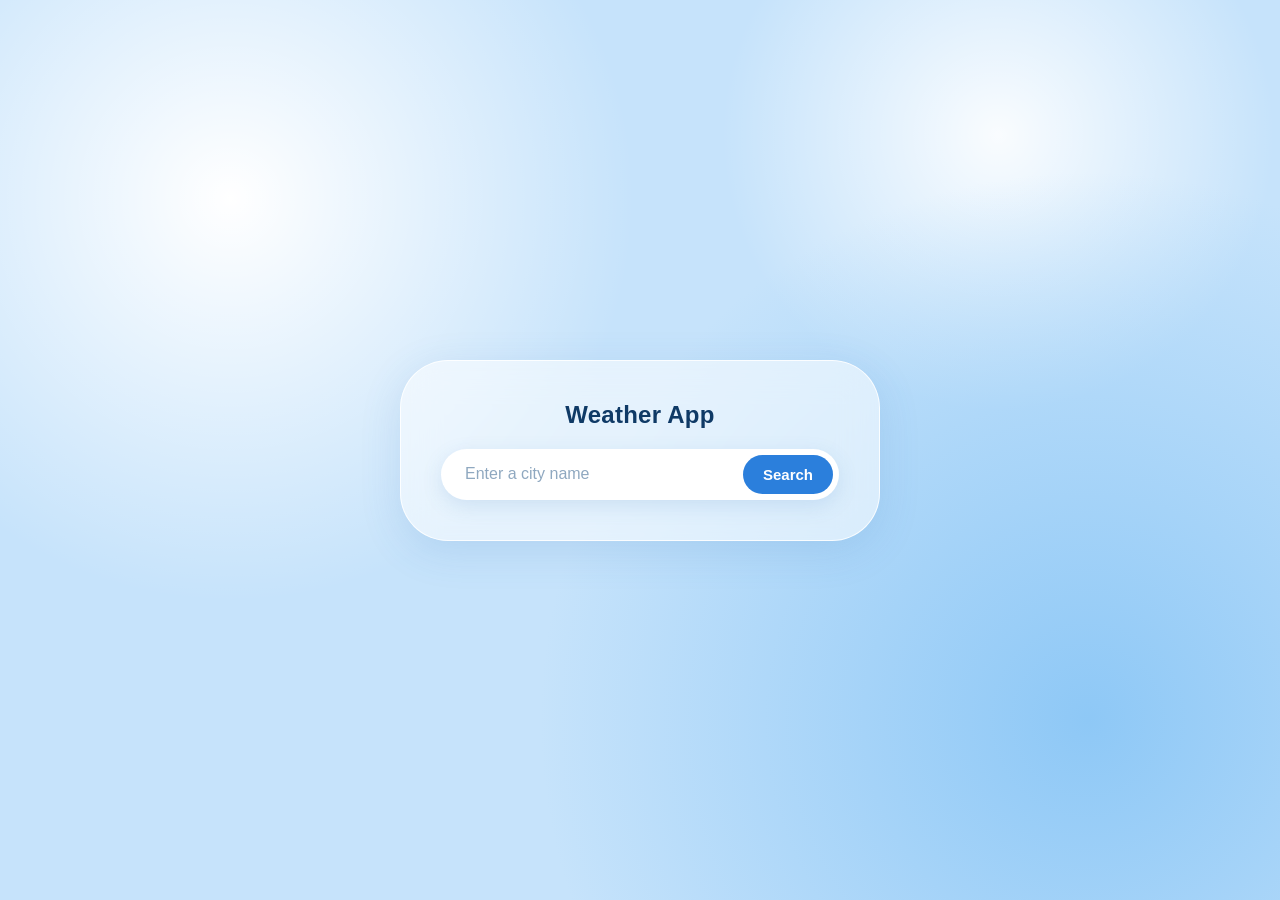
<file: index.html>
<!DOCTYPE html>
<html lang="en">
<head>
  <meta charset="UTF-8">
  <meta name="viewport" content="width=device-width, initial-scale=1.0">
  <title>Weather App</title>
  <link rel="stylesheet" href="style.css">
</head>
<body>
  <main class="card">
    <h1>Weather App</h1>
    <form class="search" id="search-form">
      <input type="text" id="city-input" placeholder="Enter a city name" aria-label="City name" autocomplete="off">
      <button type="submit">Search</button>
    </form>
    <p class="message" id="message" hidden></p>
    <div class="result" id="result" hidden>
      <div class="place">
        <h2 id="place"></h2>
        <p class="time" id="time"></p>
      </div>
      <div class="main">
        <img class="icon" id="icon" alt="">
        <div class="temp" id="temp"></div>
        <p class="desc" id="desc"></p>
      </div>
      <ul class="details">
        <li><span>Feels like</span><b id="feels"></b></li>
        <li><span>Humidity</span><b id="humidity"></b></li>
        <li><span>Wind</span><b id="wind"></b></li>
      </ul>
    </div>
  </main>
  <script src="script.js"></script>
</body>
</html>
</file>
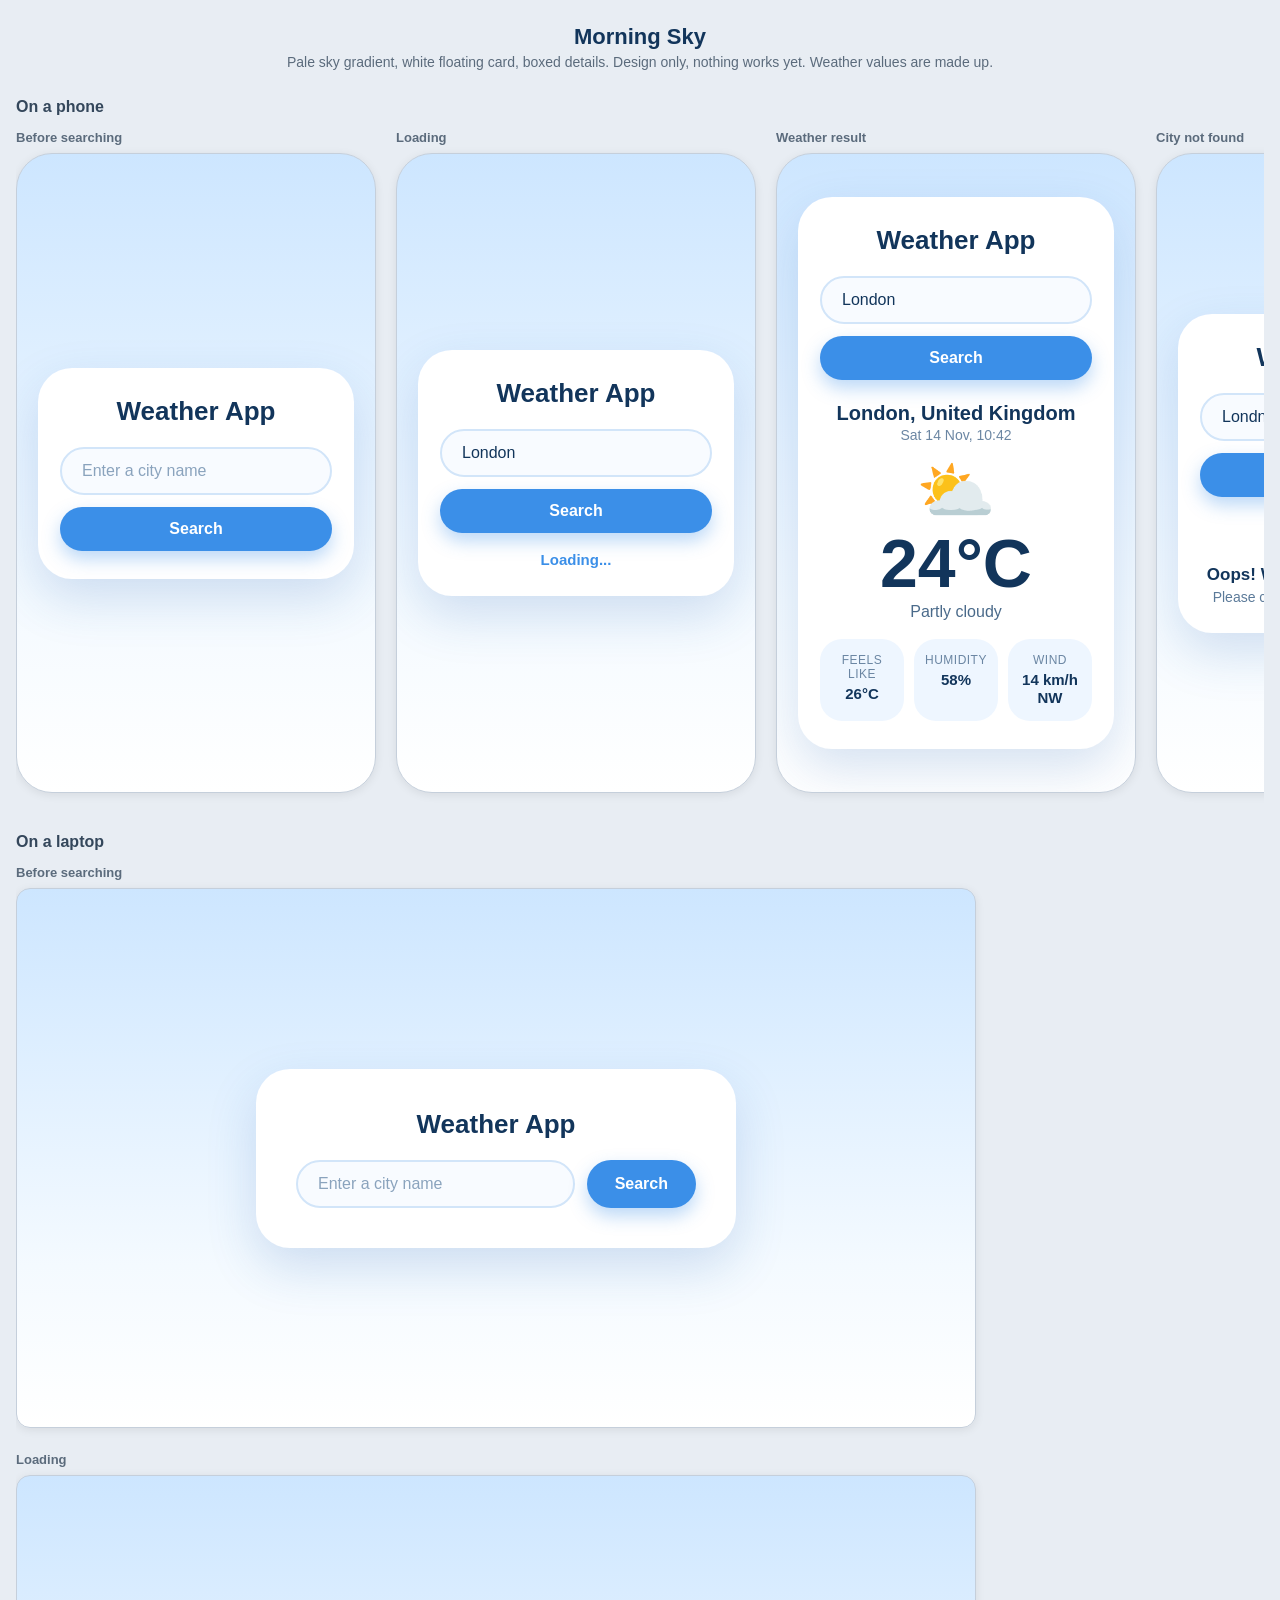
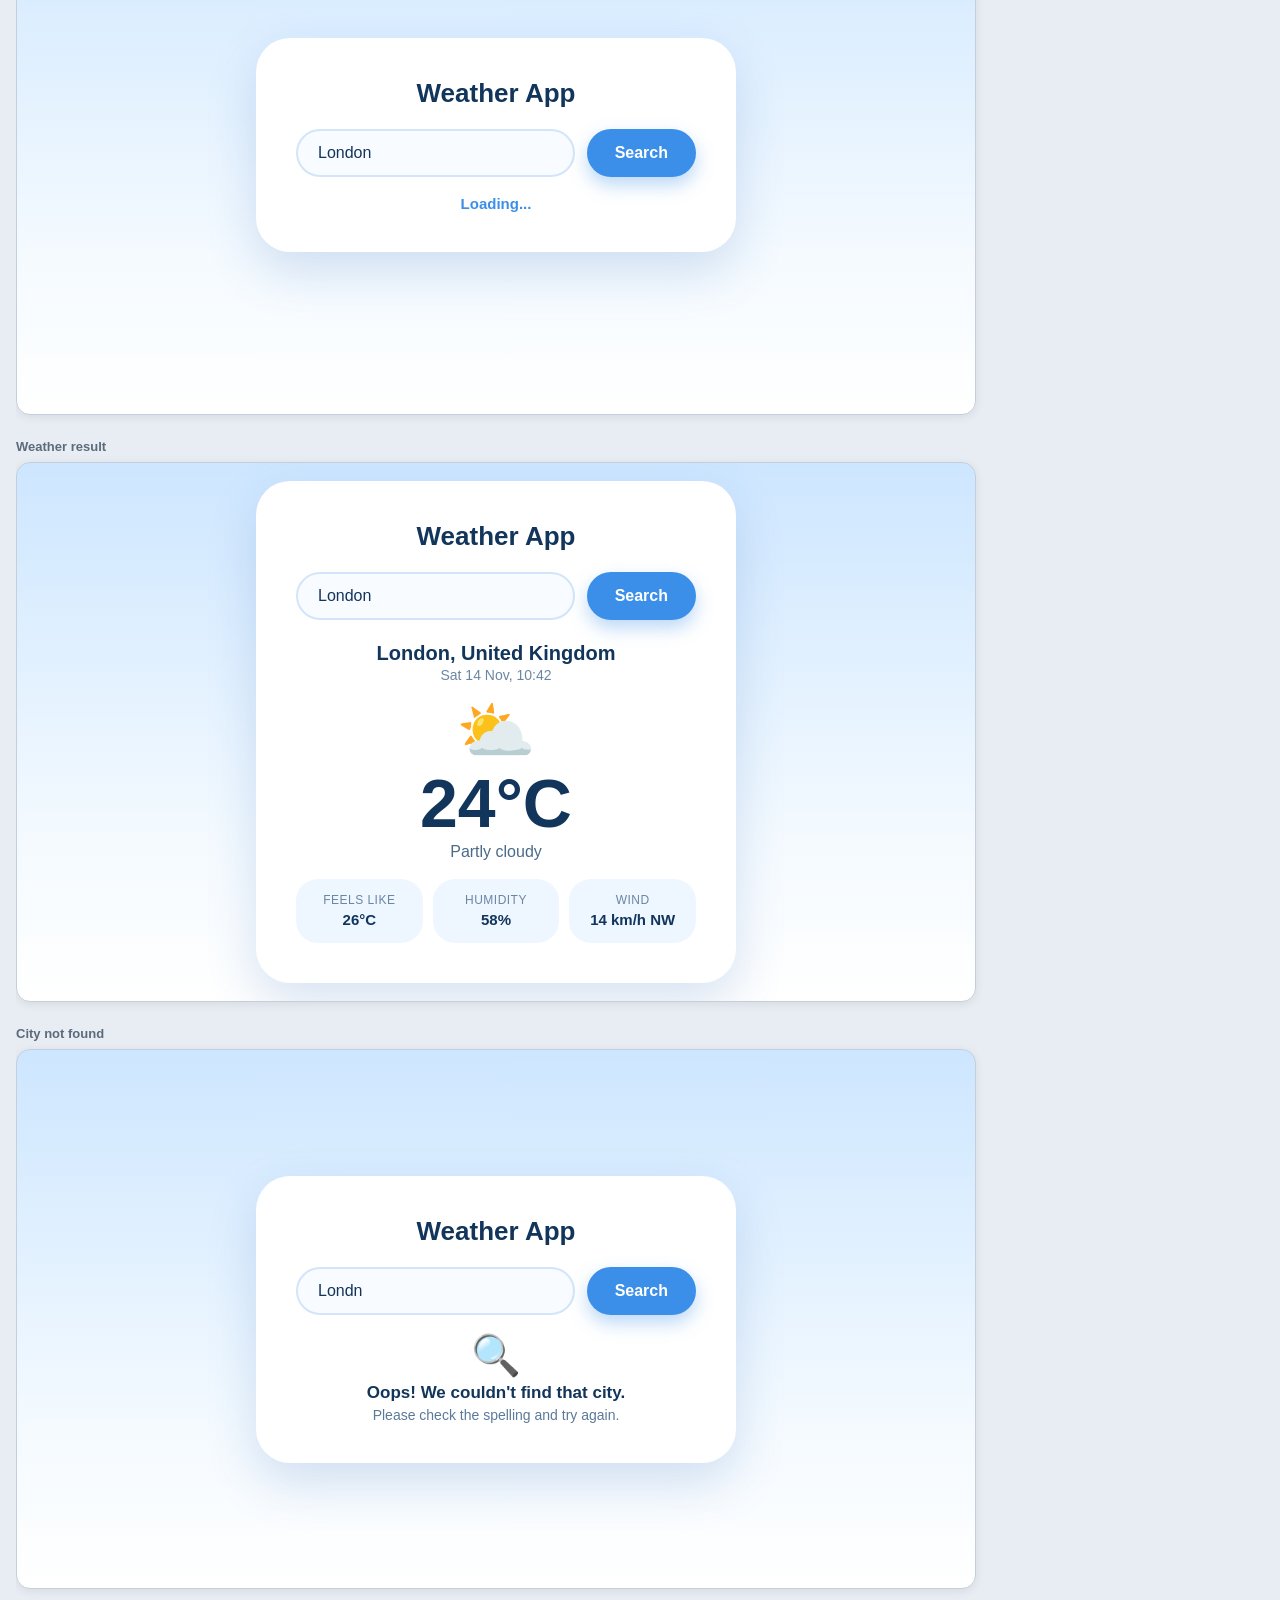
<file: mockups/1-morning-sky.html>
<!DOCTYPE html>
<html lang="en">
<head>
<meta charset="UTF-8">
<meta name="viewport" content="width=device-width, initial-scale=1.0">
<title>Mockup: Morning Sky</title>
<style>
*{box-sizing:border-box;margin:0;padding:0}
body{font-family:"Helvetica Neue",Arial,system-ui,sans-serif;background:#e8edf3;color:#1d2b3a;padding:24px 16px 48px}
.page-title{text-align:center;font-size:22px;margin-bottom:4px}
.page-note{text-align:center;color:#5b6b7c;font-size:14px;margin-bottom:28px}
h3.group{font-size:16px;margin:28px 0 14px;color:#34475b}
.scroll{overflow-x:auto;padding-bottom:12px}
.row{display:flex;gap:20px;align-items:flex-start;width:max-content}
.stack{display:flex;flex-direction:column;gap:24px;width:max-content}
.item .label{font-size:13px;font-weight:700;color:#5b6b7c;margin-bottom:8px}
.frame{position:relative;display:flex;align-items:center;justify-content:center;overflow:hidden;border:1px solid #c5cfdb;box-shadow:0 2px 10px rgba(0,0,0,.08)}
.phone{width:360px;height:640px;border-radius:36px}
.laptop{width:960px;height:540px;border-radius:14px}
input,button{font:inherit}
input{outline:none}
button{cursor:default}
.card{position:relative;width:100%}
.phone .card{width:316px;padding:28px 22px}
.laptop .card{width:480px;padding:40px 40px}
.icon{display:block;line-height:1}
.loading{margin-top:18px;font-size:15px}
.nf{margin-top:20px}
.nf .icon{font-size:40px;margin-bottom:8px}
.nf p{font-size:17px;font-weight:600}
.nf small{display:block;margin-top:4px;font-size:14px}
.result{margin-top:22px}
.place h2{font-size:20px;font-weight:700}
.time{font-size:14px;margin-top:2px}
.temp{font-weight:700;line-height:1}
.desc{font-size:16px}
.details{list-style:none}
.details li span{display:block;font-size:12px;letter-spacing:.04em;text-transform:uppercase}
.details li b{font-size:17px}

.screen{background:linear-gradient(180deg,#cde6ff 0%,#f4faff 70%,#fff 100%)}
.card{background:#fff;border-radius:34px;box-shadow:0 20px 50px rgba(40,100,180,.18);text-align:center}
h1{font-size:26px;color:#12355b;font-weight:700;margin-bottom:20px}
.search{display:flex;flex-direction:column;gap:12px}
.laptop .search{flex-direction:row}
.search input{flex:1;min-width:0;border:2px solid #d2e5f9;border-radius:999px;padding:13px 20px;font-size:16px;color:#12355b;background:#f8fbff}
.search input::placeholder{color:#8aa3bd}
.search button{border:0;border-radius:999px;padding:13px 28px;font-size:16px;font-weight:700;color:#fff;background:#3b8fe8;box-shadow:0 8px 18px rgba(59,143,232,.35)}
.loading{color:#3b8fe8;font-weight:600}
.nf p{color:#12355b}.nf small{color:#5b7a99}
.place h2{color:#12355b}.time{color:#6b86a3}
.main{margin:16px 0 18px}
.main .icon{font-size:64px}
.temp{font-size:68px;color:#12355b;margin-top:6px}
.desc{color:#4a6a8a;margin-top:6px}
.details{display:grid;grid-template-columns:repeat(3,1fr);gap:10px}
.details li{background:#eef6ff;border-radius:22px;padding:14px 6px}
.details li span{color:#6b86a3;margin-bottom:4px}
.details li b{color:#12355b;font-size:15px}
</style>
</head>
<body>
<h1 class="page-title">Morning Sky</h1>
<p class="page-note">Pale sky gradient, white floating card, boxed details. Design only, nothing works yet. Weather values are made up.</p>
<h3 class="group">On a phone</h3>
<div class="scroll"><div class="row"><div class="item"><div class="label">Before searching</div><div class="frame screen phone"><div class="card"><h1>Weather App</h1><div class="search"><input type="text" value="" placeholder="Enter a city name" aria-label="City name" readonly><button type="button">Search</button></div></div></div></div><div class="item"><div class="label">Loading</div><div class="frame screen phone"><div class="card"><h1>Weather App</h1><div class="search"><input type="text" value="London" placeholder="Enter a city name" aria-label="City name" readonly><button type="button">Search</button></div><p class="loading">Loading...</p></div></div></div><div class="item"><div class="label">Weather result</div><div class="frame screen phone"><div class="card"><h1>Weather App</h1><div class="search"><input type="text" value="London" placeholder="Enter a city name" aria-label="City name" readonly><button type="button">Search</button></div><div class="result">
  <div class="place"><h2>London, United Kingdom</h2><p class="time">Sat 14 Nov, 10:42</p></div>
  <div class="main"><span class="icon">⛅</span><div class="temp">24°C</div><p class="desc">Partly cloudy</p></div>
  <ul class="details"><li><span>Feels like</span><b>26°C</b></li><li><span>Humidity</span><b>58%</b></li><li><span>Wind</span><b>14 km/h NW</b></li></ul>
</div></div></div></div><div class="item"><div class="label">City not found</div><div class="frame screen phone"><div class="card"><h1>Weather App</h1><div class="search"><input type="text" value="Londn" placeholder="Enter a city name" aria-label="City name" readonly><button type="button">Search</button></div><div class="nf"><span class="icon">🔍</span><p>Oops! We couldn't find that city.</p><small>Please check the spelling and try again.</small></div></div></div></div></div></div>
<h3 class="group">On a laptop</h3>
<div class="scroll"><div class="stack"><div class="item"><div class="label">Before searching</div><div class="frame screen laptop"><div class="card"><h1>Weather App</h1><div class="search"><input type="text" value="" placeholder="Enter a city name" aria-label="City name" readonly><button type="button">Search</button></div></div></div></div><div class="item"><div class="label">Loading</div><div class="frame screen laptop"><div class="card"><h1>Weather App</h1><div class="search"><input type="text" value="London" placeholder="Enter a city name" aria-label="City name" readonly><button type="button">Search</button></div><p class="loading">Loading...</p></div></div></div><div class="item"><div class="label">Weather result</div><div class="frame screen laptop"><div class="card"><h1>Weather App</h1><div class="search"><input type="text" value="London" placeholder="Enter a city name" aria-label="City name" readonly><button type="button">Search</button></div><div class="result">
  <div class="place"><h2>London, United Kingdom</h2><p class="time">Sat 14 Nov, 10:42</p></div>
  <div class="main"><span class="icon">⛅</span><div class="temp">24°C</div><p class="desc">Partly cloudy</p></div>
  <ul class="details"><li><span>Feels like</span><b>26°C</b></li><li><span>Humidity</span><b>58%</b></li><li><span>Wind</span><b>14 km/h NW</b></li></ul>
</div></div></div></div><div class="item"><div class="label">City not found</div><div class="frame screen laptop"><div class="card"><h1>Weather App</h1><div class="search"><input type="text" value="Londn" placeholder="Enter a city name" aria-label="City name" readonly><button type="button">Search</button></div><div class="nf"><span class="icon">🔍</span><p>Oops! We couldn't find that city.</p><small>Please check the spelling and try again.</small></div></div></div></div></div></div>
</body>
</html>
</file>
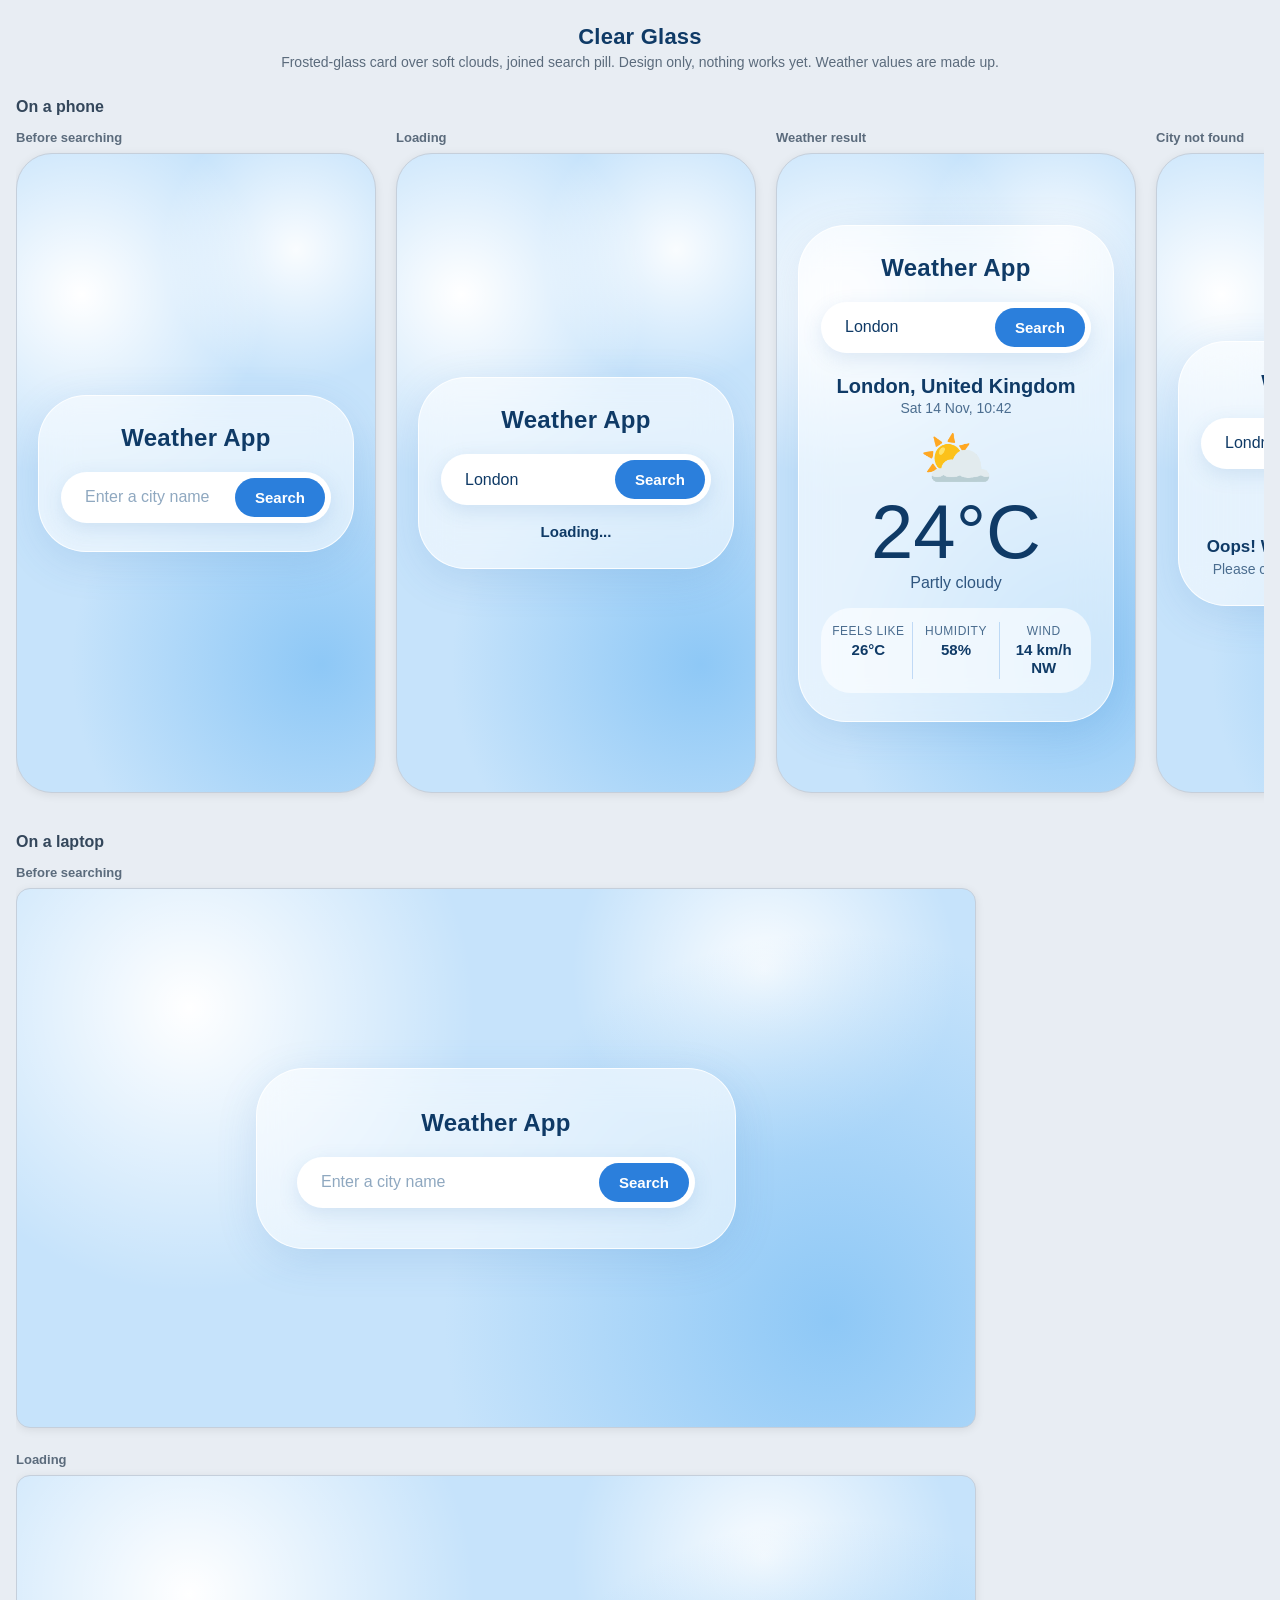
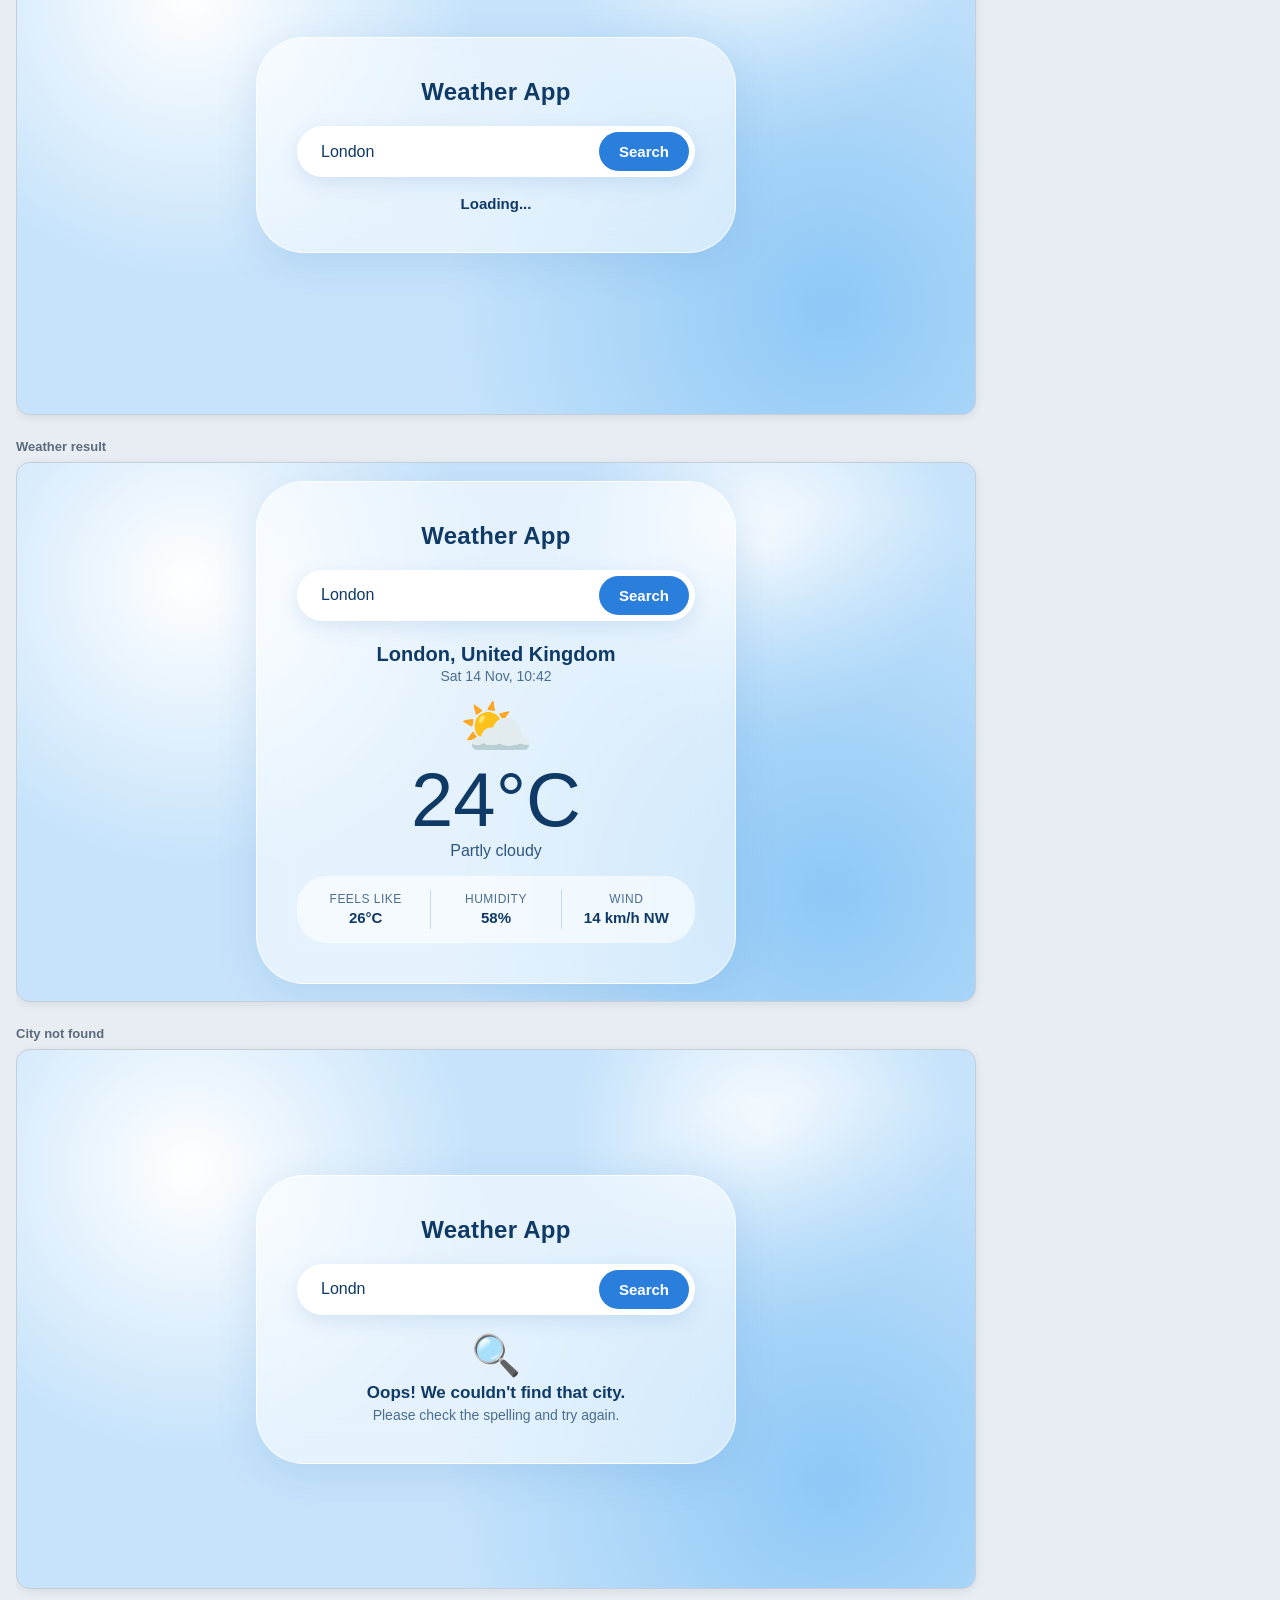
<file: mockups/2-clear-glass.html>
<!DOCTYPE html>
<html lang="en">
<head>
<meta charset="UTF-8">
<meta name="viewport" content="width=device-width, initial-scale=1.0">
<title>Mockup: Clear Glass</title>
<style>
*{box-sizing:border-box;margin:0;padding:0}
body{font-family:"Helvetica Neue",Arial,system-ui,sans-serif;background:#e8edf3;color:#1d2b3a;padding:24px 16px 48px}
.page-title{text-align:center;font-size:22px;margin-bottom:4px}
.page-note{text-align:center;color:#5b6b7c;font-size:14px;margin-bottom:28px}
h3.group{font-size:16px;margin:28px 0 14px;color:#34475b}
.scroll{overflow-x:auto;padding-bottom:12px}
.row{display:flex;gap:20px;align-items:flex-start;width:max-content}
.stack{display:flex;flex-direction:column;gap:24px;width:max-content}
.item .label{font-size:13px;font-weight:700;color:#5b6b7c;margin-bottom:8px}
.frame{position:relative;display:flex;align-items:center;justify-content:center;overflow:hidden;border:1px solid #c5cfdb;box-shadow:0 2px 10px rgba(0,0,0,.08)}
.phone{width:360px;height:640px;border-radius:36px}
.laptop{width:960px;height:540px;border-radius:14px}
input,button{font:inherit}
input{outline:none}
button{cursor:default}
.card{position:relative;width:100%}
.phone .card{width:316px;padding:28px 22px}
.laptop .card{width:480px;padding:40px 40px}
.icon{display:block;line-height:1}
.loading{margin-top:18px;font-size:15px}
.nf{margin-top:20px}
.nf .icon{font-size:40px;margin-bottom:8px}
.nf p{font-size:17px;font-weight:600}
.nf small{display:block;margin-top:4px;font-size:14px}
.result{margin-top:22px}
.place h2{font-size:20px;font-weight:700}
.time{font-size:14px;margin-top:2px}
.temp{font-weight:700;line-height:1}
.desc{font-size:16px}
.details{list-style:none}
.details li span{display:block;font-size:12px;letter-spacing:.04em;text-transform:uppercase}
.details li b{font-size:17px}

.screen{background:radial-gradient(circle at 18% 22%,#fff 0,rgba(255,255,255,0) 32%),radial-gradient(circle at 85% 80%,#8ec8f6 0,rgba(142,200,246,0) 42%),radial-gradient(circle at 78% 15%,rgba(255,255,255,.9) 0,rgba(255,255,255,0) 22%),#c6e3fb}
.card{background:rgba(255,255,255,.55);-webkit-backdrop-filter:blur(18px);backdrop-filter:blur(18px);border:1px solid rgba(255,255,255,.85);border-radius:48px;text-align:center;box-shadow:0 10px 40px rgba(60,120,190,.15)}
h1{font-size:24px;font-weight:600;color:#0f3a66;letter-spacing:.01em;margin-bottom:20px}
.search{display:flex;align-items:center;background:#fff;border-radius:999px;padding:6px;box-shadow:0 6px 20px rgba(60,120,190,.15)}
.search input{flex:1;min-width:0;border:0;background:transparent;padding:10px 12px 10px 18px;font-size:16px;color:#0f3a66}
.search input::placeholder{color:#8fa8c0}
.search button{border:0;border-radius:999px;padding:11px 20px;font-size:15px;font-weight:700;color:#fff;background:#2b7fdc}
.loading{color:#0f3a66;font-weight:600}
.nf p{color:#0f3a66}.nf small{color:#4b6d8f}
.place h2{color:#0f3a66}.time{color:#4b6d8f}
.main{margin:14px 0 16px}
.main .icon{font-size:60px}
.temp{font-size:76px;font-weight:300;color:#0f3a66;margin-top:4px}
.desc{color:#2f567f;margin-top:4px}
.details{display:flex;justify-content:space-between;background:rgba(255,255,255,.6);border-radius:30px;padding:14px 4px}
.details li{flex:1;padding:2px 6px}
.details li+li{border-left:1.5px solid rgba(43,127,220,.25)}
.details li span{color:#4b6d8f;margin-bottom:3px}
.details li b{color:#0f3a66;font-size:15px}
</style>
</head>
<body>
<h1 class="page-title">Clear Glass</h1>
<p class="page-note">Frosted-glass card over soft clouds, joined search pill. Design only, nothing works yet. Weather values are made up.</p>
<h3 class="group">On a phone</h3>
<div class="scroll"><div class="row"><div class="item"><div class="label">Before searching</div><div class="frame screen phone"><div class="card"><h1>Weather App</h1><div class="search"><input type="text" value="" placeholder="Enter a city name" aria-label="City name" readonly><button type="button">Search</button></div></div></div></div><div class="item"><div class="label">Loading</div><div class="frame screen phone"><div class="card"><h1>Weather App</h1><div class="search"><input type="text" value="London" placeholder="Enter a city name" aria-label="City name" readonly><button type="button">Search</button></div><p class="loading">Loading...</p></div></div></div><div class="item"><div class="label">Weather result</div><div class="frame screen phone"><div class="card"><h1>Weather App</h1><div class="search"><input type="text" value="London" placeholder="Enter a city name" aria-label="City name" readonly><button type="button">Search</button></div><div class="result">
  <div class="place"><h2>London, United Kingdom</h2><p class="time">Sat 14 Nov, 10:42</p></div>
  <div class="main"><span class="icon">⛅</span><div class="temp">24°C</div><p class="desc">Partly cloudy</p></div>
  <ul class="details"><li><span>Feels like</span><b>26°C</b></li><li><span>Humidity</span><b>58%</b></li><li><span>Wind</span><b>14 km/h NW</b></li></ul>
</div></div></div></div><div class="item"><div class="label">City not found</div><div class="frame screen phone"><div class="card"><h1>Weather App</h1><div class="search"><input type="text" value="Londn" placeholder="Enter a city name" aria-label="City name" readonly><button type="button">Search</button></div><div class="nf"><span class="icon">🔍</span><p>Oops! We couldn't find that city.</p><small>Please check the spelling and try again.</small></div></div></div></div></div></div>
<h3 class="group">On a laptop</h3>
<div class="scroll"><div class="stack"><div class="item"><div class="label">Before searching</div><div class="frame screen laptop"><div class="card"><h1>Weather App</h1><div class="search"><input type="text" value="" placeholder="Enter a city name" aria-label="City name" readonly><button type="button">Search</button></div></div></div></div><div class="item"><div class="label">Loading</div><div class="frame screen laptop"><div class="card"><h1>Weather App</h1><div class="search"><input type="text" value="London" placeholder="Enter a city name" aria-label="City name" readonly><button type="button">Search</button></div><p class="loading">Loading...</p></div></div></div><div class="item"><div class="label">Weather result</div><div class="frame screen laptop"><div class="card"><h1>Weather App</h1><div class="search"><input type="text" value="London" placeholder="Enter a city name" aria-label="City name" readonly><button type="button">Search</button></div><div class="result">
  <div class="place"><h2>London, United Kingdom</h2><p class="time">Sat 14 Nov, 10:42</p></div>
  <div class="main"><span class="icon">⛅</span><div class="temp">24°C</div><p class="desc">Partly cloudy</p></div>
  <ul class="details"><li><span>Feels like</span><b>26°C</b></li><li><span>Humidity</span><b>58%</b></li><li><span>Wind</span><b>14 km/h NW</b></li></ul>
</div></div></div></div><div class="item"><div class="label">City not found</div><div class="frame screen laptop"><div class="card"><h1>Weather App</h1><div class="search"><input type="text" value="Londn" placeholder="Enter a city name" aria-label="City name" readonly><button type="button">Search</button></div><div class="nf"><span class="icon">🔍</span><p>Oops! We couldn't find that city.</p><small>Please check the spelling and try again.</small></div></div></div></div></div></div>
</body>
</html>
</file>
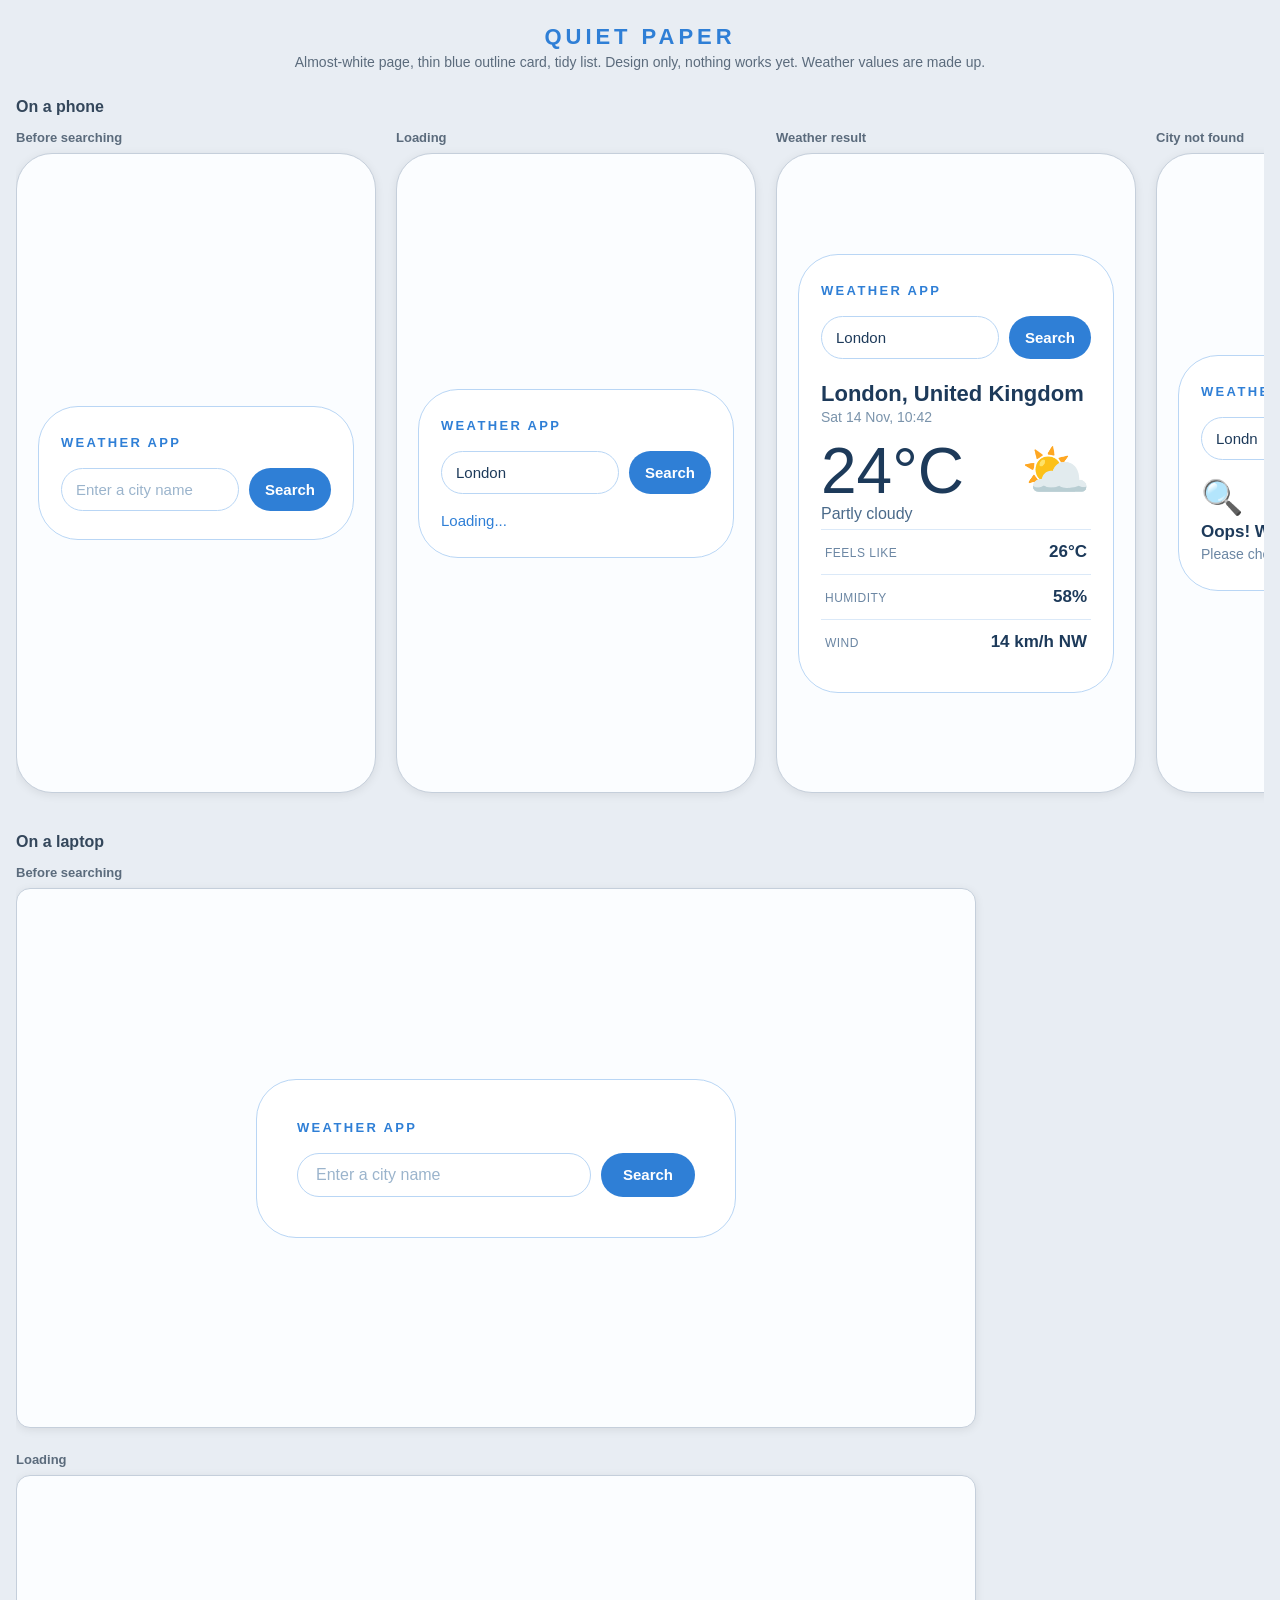
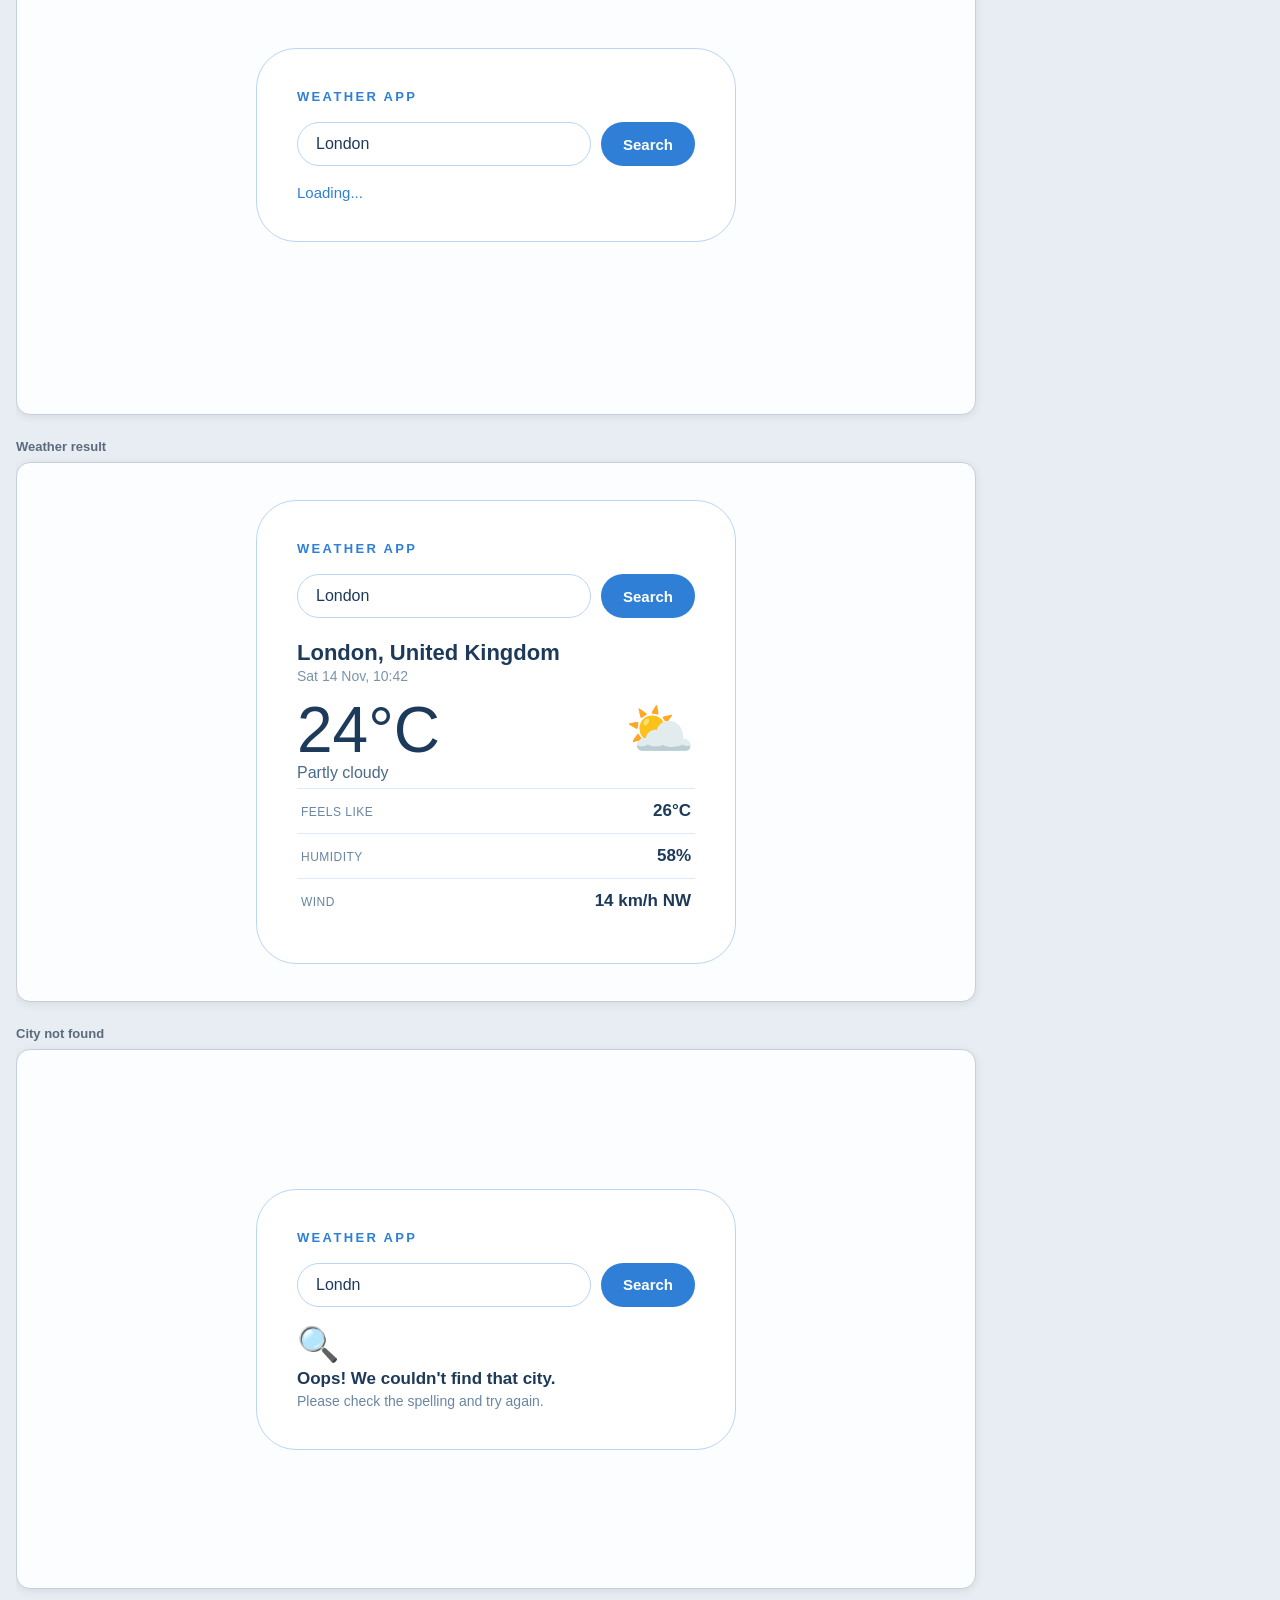
<file: mockups/3-quiet-paper.html>
<!DOCTYPE html>
<html lang="en">
<head>
<meta charset="UTF-8">
<meta name="viewport" content="width=device-width, initial-scale=1.0">
<title>Mockup: Quiet Paper</title>
<style>
*{box-sizing:border-box;margin:0;padding:0}
body{font-family:"Helvetica Neue",Arial,system-ui,sans-serif;background:#e8edf3;color:#1d2b3a;padding:24px 16px 48px}
.page-title{text-align:center;font-size:22px;margin-bottom:4px}
.page-note{text-align:center;color:#5b6b7c;font-size:14px;margin-bottom:28px}
h3.group{font-size:16px;margin:28px 0 14px;color:#34475b}
.scroll{overflow-x:auto;padding-bottom:12px}
.row{display:flex;gap:20px;align-items:flex-start;width:max-content}
.stack{display:flex;flex-direction:column;gap:24px;width:max-content}
.item .label{font-size:13px;font-weight:700;color:#5b6b7c;margin-bottom:8px}
.frame{position:relative;display:flex;align-items:center;justify-content:center;overflow:hidden;border:1px solid #c5cfdb;box-shadow:0 2px 10px rgba(0,0,0,.08)}
.phone{width:360px;height:640px;border-radius:36px}
.laptop{width:960px;height:540px;border-radius:14px}
input,button{font:inherit}
input{outline:none}
button{cursor:default}
.card{position:relative;width:100%}
.phone .card{width:316px;padding:28px 22px}
.laptop .card{width:480px;padding:40px 40px}
.icon{display:block;line-height:1}
.loading{margin-top:18px;font-size:15px}
.nf{margin-top:20px}
.nf .icon{font-size:40px;margin-bottom:8px}
.nf p{font-size:17px;font-weight:600}
.nf small{display:block;margin-top:4px;font-size:14px}
.result{margin-top:22px}
.place h2{font-size:20px;font-weight:700}
.time{font-size:14px;margin-top:2px}
.temp{font-weight:700;line-height:1}
.desc{font-size:16px}
.details{list-style:none}
.details li span{display:block;font-size:12px;letter-spacing:.04em;text-transform:uppercase}
.details li b{font-size:17px}

.screen{background:#fbfdff}
.card{background:#fff;border:1.5px solid #b9d6f5;border-radius:40px;text-align:left}
h1{font-size:13px;font-weight:700;letter-spacing:.18em;text-transform:uppercase;color:#2f7fd6;margin-bottom:18px}
.search{display:flex;gap:10px}
.search input{flex:1;min-width:0;border:1.5px solid #b9d6f5;border-radius:999px;padding:12px 18px;font-size:16px;color:#1d3a5a;background:#fff}
.search input::placeholder{color:#9bb4cc}
.search button{border:0;border-radius:999px;padding:12px 22px;font-size:15px;font-weight:600;color:#fff;background:#2f7fd6}
.phone .search input{padding:12px 14px;font-size:15px}
.phone .search button{padding:12px 16px}
.loading{color:#2f7fd6}
.nf{text-align:left}.nf p{color:#1d3a5a}.nf small{color:#6b86a3}
.nf .icon{font-size:34px}
.place h2{color:#1d3a5a;font-size:22px}.time{color:#7a93ab}
.main{display:grid;grid-template-columns:auto 1fr;grid-template-areas:"t i" "d d";align-items:center;margin:14px 0 6px}
.main .icon{grid-area:i;font-size:56px;text-align:right}
.temp{grid-area:t;font-size:64px;font-weight:300;color:#1d3a5a}
.desc{grid-area:d;color:#4a6a8a;margin-top:2px}
.details li{display:flex;justify-content:space-between;align-items:baseline;padding:12px 4px;border-top:1.5px solid #dbe9f8}
.details li span{color:#6b86a3}
.details li b{color:#1d3a5a;font-weight:600}
</style>
</head>
<body>
<h1 class="page-title">Quiet Paper</h1>
<p class="page-note">Almost-white page, thin blue outline card, tidy list. Design only, nothing works yet. Weather values are made up.</p>
<h3 class="group">On a phone</h3>
<div class="scroll"><div class="row"><div class="item"><div class="label">Before searching</div><div class="frame screen phone"><div class="card"><h1>Weather App</h1><div class="search"><input type="text" value="" placeholder="Enter a city name" aria-label="City name" readonly><button type="button">Search</button></div></div></div></div><div class="item"><div class="label">Loading</div><div class="frame screen phone"><div class="card"><h1>Weather App</h1><div class="search"><input type="text" value="London" placeholder="Enter a city name" aria-label="City name" readonly><button type="button">Search</button></div><p class="loading">Loading...</p></div></div></div><div class="item"><div class="label">Weather result</div><div class="frame screen phone"><div class="card"><h1>Weather App</h1><div class="search"><input type="text" value="London" placeholder="Enter a city name" aria-label="City name" readonly><button type="button">Search</button></div><div class="result">
  <div class="place"><h2>London, United Kingdom</h2><p class="time">Sat 14 Nov, 10:42</p></div>
  <div class="main"><span class="icon">⛅</span><div class="temp">24°C</div><p class="desc">Partly cloudy</p></div>
  <ul class="details"><li><span>Feels like</span><b>26°C</b></li><li><span>Humidity</span><b>58%</b></li><li><span>Wind</span><b>14 km/h NW</b></li></ul>
</div></div></div></div><div class="item"><div class="label">City not found</div><div class="frame screen phone"><div class="card"><h1>Weather App</h1><div class="search"><input type="text" value="Londn" placeholder="Enter a city name" aria-label="City name" readonly><button type="button">Search</button></div><div class="nf"><span class="icon">🔍</span><p>Oops! We couldn't find that city.</p><small>Please check the spelling and try again.</small></div></div></div></div></div></div>
<h3 class="group">On a laptop</h3>
<div class="scroll"><div class="stack"><div class="item"><div class="label">Before searching</div><div class="frame screen laptop"><div class="card"><h1>Weather App</h1><div class="search"><input type="text" value="" placeholder="Enter a city name" aria-label="City name" readonly><button type="button">Search</button></div></div></div></div><div class="item"><div class="label">Loading</div><div class="frame screen laptop"><div class="card"><h1>Weather App</h1><div class="search"><input type="text" value="London" placeholder="Enter a city name" aria-label="City name" readonly><button type="button">Search</button></div><p class="loading">Loading...</p></div></div></div><div class="item"><div class="label">Weather result</div><div class="frame screen laptop"><div class="card"><h1>Weather App</h1><div class="search"><input type="text" value="London" placeholder="Enter a city name" aria-label="City name" readonly><button type="button">Search</button></div><div class="result">
  <div class="place"><h2>London, United Kingdom</h2><p class="time">Sat 14 Nov, 10:42</p></div>
  <div class="main"><span class="icon">⛅</span><div class="temp">24°C</div><p class="desc">Partly cloudy</p></div>
  <ul class="details"><li><span>Feels like</span><b>26°C</b></li><li><span>Humidity</span><b>58%</b></li><li><span>Wind</span><b>14 km/h NW</b></li></ul>
</div></div></div></div><div class="item"><div class="label">City not found</div><div class="frame screen laptop"><div class="card"><h1>Weather App</h1><div class="search"><input type="text" value="Londn" placeholder="Enter a city name" aria-label="City name" readonly><button type="button">Search</button></div><div class="nf"><span class="icon">🔍</span><p>Oops! We couldn't find that city.</p><small>Please check the spelling and try again.</small></div></div></div></div></div></div>
</body>
</html>
</file>
<file: style.css>
* {
  box-sizing: border-box;
  margin: 0;
  padding: 0;
}

body {
  min-height: 100vh;
  display: flex;
  align-items: center;
  justify-content: center;
  padding: 16px;
  font-family: "Helvetica Neue", Arial, system-ui, sans-serif;
  color: #0f3a66;
  background:
    radial-gradient(circle at 18% 22%, #fff 0, rgba(255, 255, 255, 0) 32%),
    radial-gradient(circle at 85% 80%, #8ec8f6 0, rgba(142, 200, 246, 0) 42%),
    radial-gradient(circle at 78% 15%, rgba(255, 255, 255, 0.9) 0, rgba(255, 255, 255, 0) 22%),
    #c6e3fb;
}

.card {
  width: 100%;
  max-width: 316px;
  padding: 28px 22px;
  text-align: center;
  background: rgba(255, 255, 255, 0.55);
  -webkit-backdrop-filter: blur(18px);
  backdrop-filter: blur(18px);
  border: 1px solid rgba(255, 255, 255, 0.85);
  border-radius: 48px;
  box-shadow: 0 10px 40px rgba(60, 120, 190, 0.15);
}

h1 {
  margin-bottom: 20px;
  font-size: 24px;
  font-weight: 600;
  letter-spacing: 0.01em;
  color: #0f3a66;
}

.search {
  display: flex;
  align-items: center;
  padding: 6px;
  background: #fff;
  border-radius: 999px;
  box-shadow: 0 6px 20px rgba(60, 120, 190, 0.15);
}

.search input {
  flex: 1;
  min-width: 0;
  padding: 10px 12px 10px 18px;
  font: inherit;
  font-size: 16px;
  color: #0f3a66;
  background: transparent;
  border: 0;
  outline: none;
}

.search input::placeholder {
  color: #8fa8c0;
}

.search button {
  padding: 11px 20px;
  font: inherit;
  font-size: 15px;
  font-weight: 700;
  color: #fff;
  background: #2b7fdc;
  border: 0;
  border-radius: 999px;
  cursor: pointer;
}

@media (min-width: 600px) {
  .card {
    max-width: 480px;
    padding: 40px;
  }
}

.message {
  margin-top: 18px;
  font-size: 15px;
  font-weight: 600;
  color: #0f3a66;
}

.result {
  margin-top: 22px;
}

.place h2 {
  font-size: 20px;
  font-weight: 700;
  color: #0f3a66;
}

.time {
  margin-top: 2px;
  font-size: 14px;
  color: #4b6d8f;
}

.main {
  margin: 14px 0 16px;
}

.icon {
  display: block;
  width: 64px;
  height: 64px;
  margin: 0 auto;
}

.temp {
  margin-top: 4px;
  font-size: 76px;
  font-weight: 300;
  line-height: 1;
  color: #0f3a66;
}

.desc {
  margin-top: 4px;
  font-size: 16px;
  color: #2f567f;
}

.details {
  display: flex;
  justify-content: space-between;
  padding: 14px 4px;
  list-style: none;
  background: rgba(255, 255, 255, 0.6);
  border-radius: 30px;
}

.details li {
  flex: 1;
  padding: 2px 6px;
}

.details li + li {
  border-left: 1.5px solid rgba(43, 127, 220, 0.25);
}

.details li span {
  display: block;
  margin-bottom: 3px;
  font-size: 12px;
  letter-spacing: 0.04em;
  text-transform: uppercase;
  color: #4b6d8f;
}

.details li b {
  font-size: 15px;
  color: #0f3a66;
}
</file>
